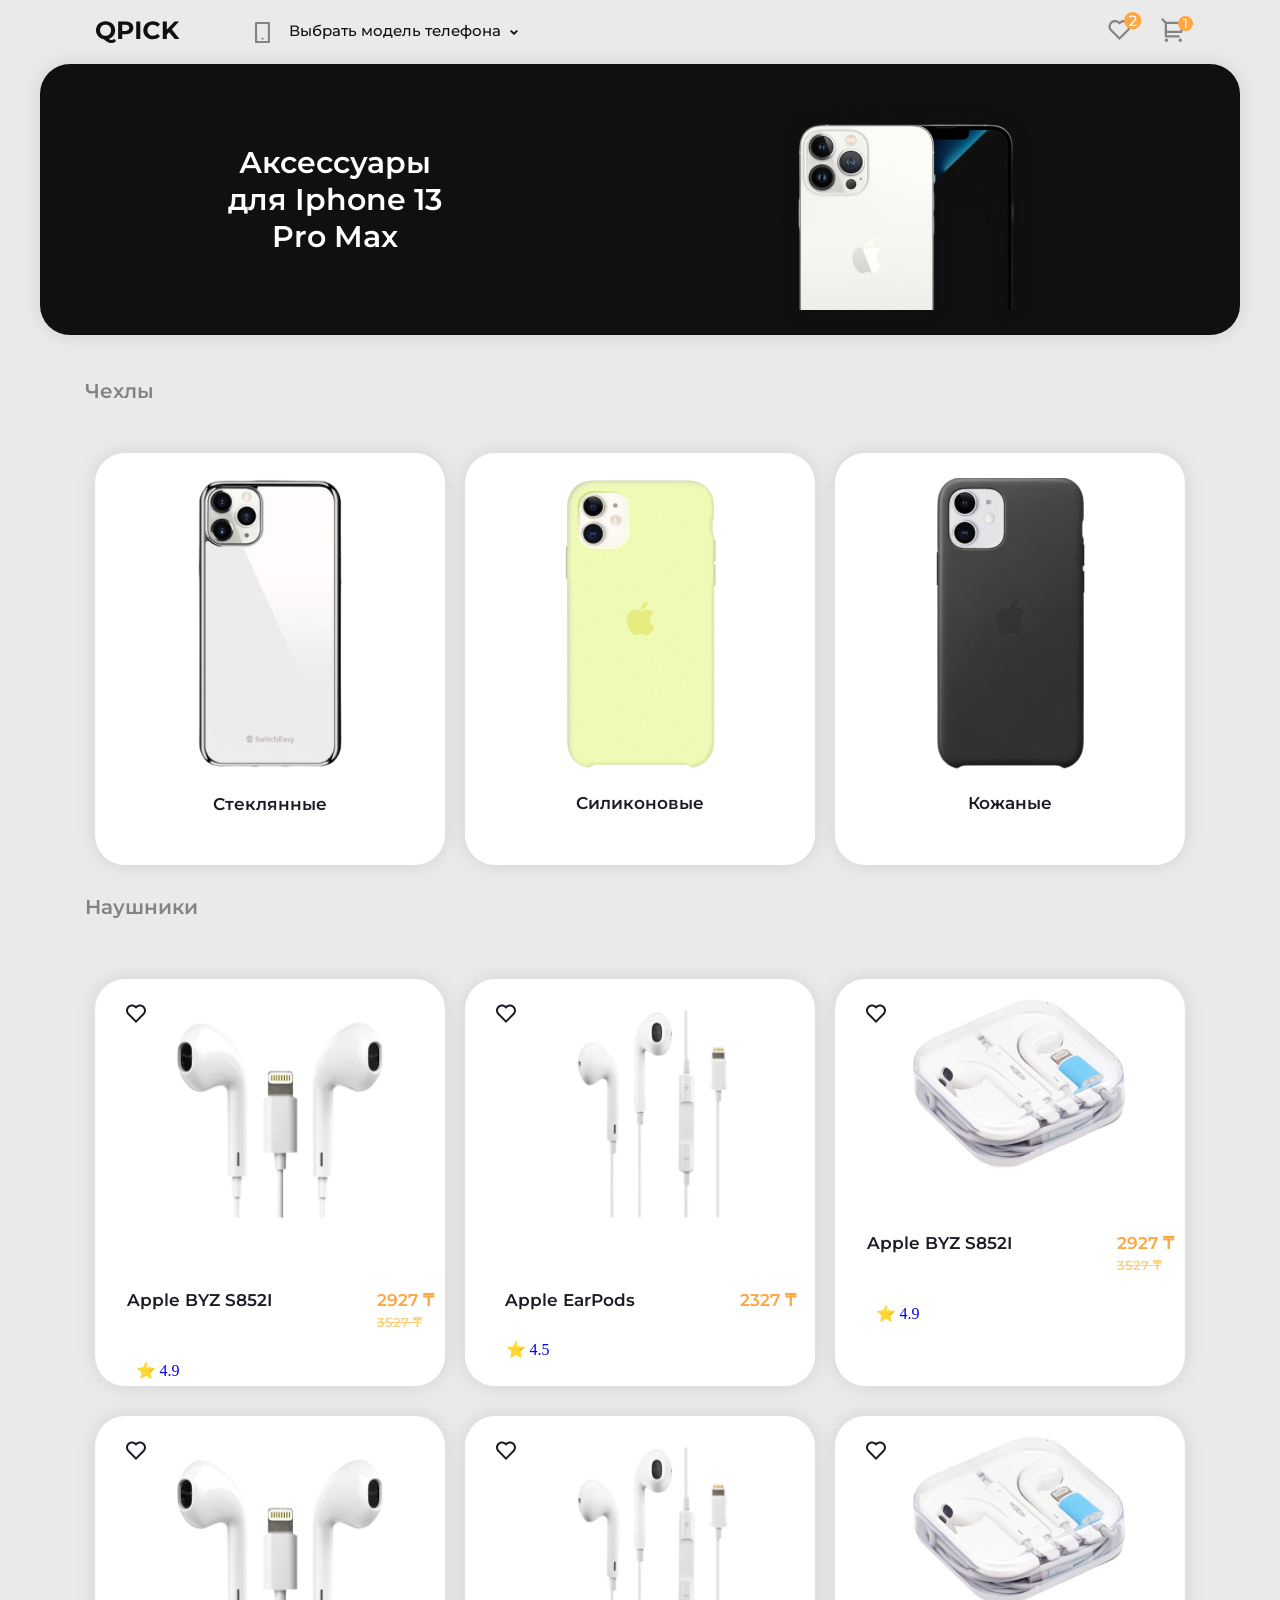
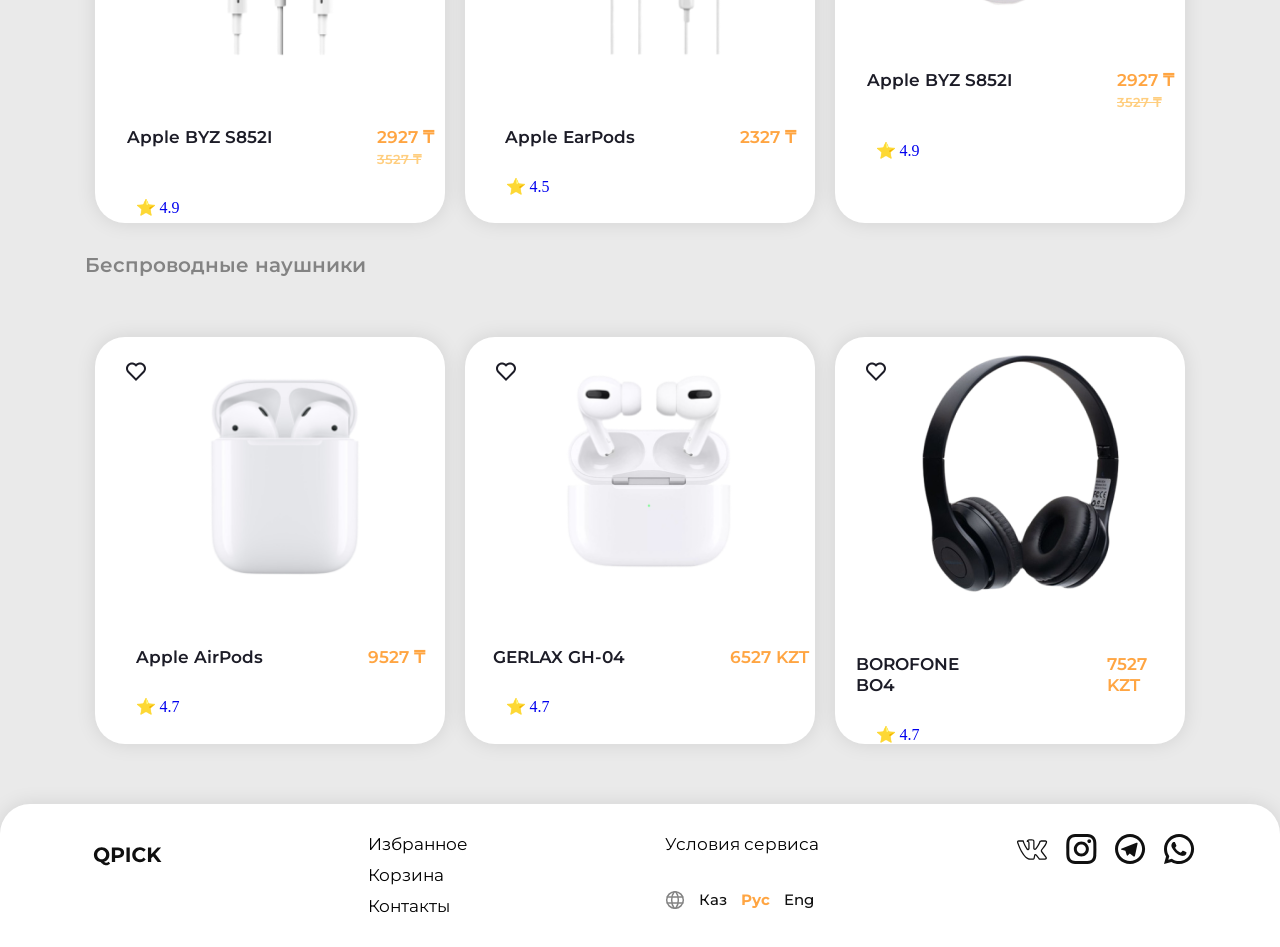
<file: index.html>
<!DOCTYPE html>
<html lang="en">

<head>
  <meta charset="UTF-8">
  <meta http-equiv="X-UA-Compatible" content="IE=edge">
  <meta name="viewport" content="width=device-width, initial-scale=1.0">
  <link rel="stylesheet" href="./css/normalise.css">
  <link rel="stylesheet" href="./css/main.css">
  <title>Mobile shop</title>
</head>

<body>
  <div class="wrapper">
    <header class="header">
      <div class="container header__container">
        <div class="header__logo-box">
          <a href="./index.html">
            <img src="./img/logo.svg" alt="site logo">
          </a>
        </div>
        <div class="header__mobile-menu">
          <a class="header__mobile-model">
            <p class="header__text">
              Выбрать модель телефона
            </p>

          </a>
        </div>
        <div class="header__link-box">
          <a class="header__link" href="./like.html">
            <img class="header__link-item" src="./img/header-like.svg" alt="like">
          </a>
          <a class="header__link" href="./basket.html">
            <img class="header__link-item header__link-item2" src="./img/korzina.svg" alt="korzinka">
          </a>
          <a class="header__link" href="./index.html">
            <img class="header__link-item header__link-item3" src="./img/menuigm.svg" alt="korzinka va like">
          </a>
        </div>
        <!-- <input class="input" id="input" hidden type="checkbox">
      <label class="label" for="input">
        <img class="like1" src="./img/like1.svg" alt="like">
        <img class="like2" src="./img/like2.svg" alt="like2">
      </label> -->
      </div>
    </header>


    <main>
      <section class="iphone">
        <div class="container iphone__container">
          <a class="iphone__link" href="./like.html">
            <p class="iphone__text">
              Аксессуары для
              Iphone 13 Pro Max
            </p>
            <div class="iphone__img-box">
              <img src="./img/iphone13-pro-max.png" alt="iPhone 13 Pro Max Aplle">
            </div>
          </a>

        </div>
      </section>

      <section class="cases">
        <div class="container cases__container">
          <h2 class="cases__title">
            Чехлы
          </h2>

          <ul class="cases__box">
            <li class="cases__page">
              <a class="cases__page-box" href="./like.html">
                <div class="cases__img-box">
                  <img class="cases__img" src="./img/cases-one.png" alt="telefon g'ilofi">
                </div>

                <h3 class="cases__text">
                  Стеклянные
                </h3>

              </a>
            </li>
            <li class="cases__page">
              <a class="cases__page-box" href="./like.html">
                <div class="cases__img-box">
                  <img class="cases__img" src="./img/cases-two.png" alt="telefon g'ilofi">
                </div>

                <h3 class="cases__text">
                  Силиконовые
                </h3>

              </a>
            </li>
            <li class="cases__page">
              <a class="cases__page-box" href="./like.html">
                <div class="cases__img-box">
                  <img class="cases__img" src="./img/cases-three.png" alt="telefon g'ilofi">
                </div>

                <h3 class="cases__text">
                  Кожаные
                </h3>

              </a>
            </li>
          </ul>

        </div>
      </section>


      <section class="headphones">
        <div class="container headphones__container">


          <h2 class="headphones__title">
            Наушники
          </h2>
          <ul class="headphones__box">
            <li class="headphones__page">

              <form class="like-form" method="post">
                <input class="input" id="input" hidden type="checkbox">
                <label class="label" for="input">
                  <img class="like1" src="./img/like1.svg" alt="like">
                  <img class="like2" src="./img/like2.svg" alt="like2">
                </label>
              </form>


              <a class="headphones__page-box" href="./basket.html">
                <div class="headphones__img-box">
                  <img src="./img/headphons-one.png" alt="quloqchin">
                </div>

                <div class="headphones__page-title-box">
                  <h3 class="headphones__page-title">
                    Apple BYZ S852I
                  </h3>
                  <p class="headphones__page-text">2927 ₸ <br><del class="headphones__page-text2">3527 ₸</del></p>
                </div>

                <div class="headphones__page-bottom">
                  <p class="headphones__page-bottom-text">⭐ 4.9</p>
                </div>

              </a>
            </li>

            <li class="headphones__page">

              <form class="like-form" method="post">
                <input class="input" id="input2" hidden type="checkbox">
                <label class="label" for="input2">
                  <img class="like1" src="./img/like1.svg" alt="like">
                  <img class="like2" src="./img/like2.svg" alt="like2">
                </label>
              </form>


              <a class="headphones__page-box" href="./basket.html">
                <div class="headphones__img-box">
                  <img src="./img/headphons-two.png" alt="quloqchin">
                </div>

                <div class="headphones__page-title-box">
                  <h3 class="headphones__page-title">
                    Apple EarPods
                  </h3>
                  <p class="headphones__page-text">2327 ₸</p>
                </div>

                <div class="headphones__page-bottom">
                  <p class="headphones__page-bottom-text">⭐ 4.5</p>
                </div>

              </a>
             
            </li>

            <li class="headphones__page">

              <form class="like-form" method="post">
                <input class="input" id="input3" hidden type="checkbox">
                <label class="label" for="input3">
                  <img class="like1" src="./img/like1.svg" alt="like">
                  <img class="like2" src="./img/like2.svg" alt="like2">
                </label>
              </form>


              <a class="headphones__page-box" href="./basket.html">
                <div class="headphones__img-box">
                  <img src="./img/headphons-three.png" alt="quloqchin">
                </div>

                <div class="headphones__page-title-box">
                  <h3 class="headphones__page-title">
                    Apple BYZ S852I
                  </h3>
                  <p class="headphones__page-text">2927 ₸ <br><del class="headphones__page-text2">3527 ₸</del></p>
                </div>

                <div class="headphones__page-bottom">
                  <p class="headphones__page-bottom-text">⭐ 4.9</p>
                </div>

              </a>
            </li>

            <li class="headphones__page">

              <form class="like-form" method="post">
                <input class="input" id="input4" hidden type="checkbox">
                <label class="label" for="input4">
                  <img class="like1" src="./img/like1.svg" alt="like">
                  <img class="like2" src="./img/like2.svg" alt="like2">
                </label>
              </form>


              <a class="headphones__page-box" href="./basket.html">
                <div class="headphones__img-box">
                  <img src="./img/headphons-one.png" alt="quloqchin">
                </div>

                <div class="headphones__page-title-box">
                  <h3 class="headphones__page-title">
                    Apple BYZ S852I
                  </h3>
                  <p class="headphones__page-text">2927 ₸ <br><del class="headphones__page-text2">3527 ₸</del></p>
                </div>

                <div class="headphones__page-bottom">
                  <p class="headphones__page-bottom-text">⭐ 4.9</p>
                </div>

              </a>
            </li>

            <li class="headphones__page">

              <form class="like-form" method="post">
                <input class="input" id="input5" hidden type="checkbox">
                <label class="label" for="input5">
                  <img class="like1" src="./img/like1.svg" alt="like">
                  <img class="like2" src="./img/like2.svg" alt="like2">
                </label>
              </form>


              <a class="headphones__page-box" href="./basket.html">
                <div class="headphones__img-box">
                  <img src="./img/headphons-two.png" alt="quloqchin">
                </div>

                <div class="headphones__page-title-box">
                  <h3 class="headphones__page-title">
                    Apple EarPods
                  </h3>
                  <p class="headphones__page-text">2327 ₸</p>
                </div>

                <div class="headphones__page-bottom">
                  <p class="headphones__page-bottom-text">⭐ 4.5</p>
                </div>

              </a>
            </li>

            <li class="headphones__page">

              <form class="like-form" method="post">
                <input class="input" id="input6" hidden type="checkbox">
                <label class="label" for="input6">
                  <img class="like1" src="./img/like1.svg" alt="like">
                  <img class="like2" src="./img/like2.svg" alt="like2">
                </label>
              </form>


              <a class="headphones__page-box" href="./basket.html">
                <div class="headphones__img-box">
                  <img src="./img/headphons-three.png" alt="quloqchin">
                </div>

                <div class="headphones__page-title-box">
                  <h3 class="headphones__page-title">
                    Apple BYZ S852I
                  </h3>
                  <p class="headphones__page-text">2927 ₸ <br><del class="headphones__page-text2">3527 ₸</del></p>
                </div>

                <div class="headphones__page-bottom">
                  <p class="headphones__page-bottom-text">⭐ 4.9</p>
                </div>

              </a>
            </li>
          </ul>
        </div>
      </section>

      <section class="wireless-headphones headphones">
        <div class="container headphones__container">


          <h2 class="headphones__title">
            Беспроводные наушники
          </h2>
          <ul class="headphones__box wireless__headphones-box">
            <li class="headphones__page">

              <form class="like-form" method="post">
                <input class="input" id="input7" hidden type="checkbox">
                <label class="label" for="input7">
                  <img class="like1" src="./img/like1.svg" alt="like">
                  <img class="like2" src="./img/like2.svg" alt="like2">
                </label>
              </form>


              <a class="headphones__page-box" href="./basket.html">
                <div class="headphones__img-box">
                  <img src="./img/Wireless-headphonesimg1.png" alt="quloqchin">
                </div>

                <div class="headphones__page-title-box">
                  <h3 class="headphones__page-title">
                    Apple AirPods
                  </h3>
                  <p class="headphones__page-text">9527 ₸<br></p>
                </div>

                <div class="headphones__page-bottom">
                  <p class="headphones__page-bottom-text">⭐ 4.7</p>
                </div>

              </a>
            </li>

            <li class="headphones__page">

              <form class="like-form" method="post">
                <input class="input" id="input8" hidden type="checkbox">
                <label class="label" for="input8">
                  <img class="like1" src="./img/like1.svg" alt="like">
                  <img class="like2" src="./img/like2.svg" alt="like2">
                </label>
              </form>


              <a class="headphones__page-box" href="./basket.html">
                <div class="headphones__img-box">
                  <img src="./img/Wireless-headphonesimg2.png" alt="quloqchin">
                </div>

                <div class="headphones__page-title-box">
                  <h3 class="headphones__page-title">
                    GERLAX GH-04
                  </h3>
                  <p class="headphones__page-text">6527 KZT</p>
                </div>

                <div class="headphones__page-bottom">
                  <p class="headphones__page-bottom-text">⭐ 4.7</p>
                </div>

              </a>
            </li>

            <li class="headphones__page">

              <form class="like-form" method="post">
                <input class="input" id="input9" hidden type="checkbox">
                <label class="label" for="input9">
                  <img class="like1" src="./img/like1.svg" alt="like">
                  <img class="like2" src="./img/like2.svg" alt="like2">
                </label>
              </form>


              <a class="headphones__page-box" href="./basket.html">
                <div class="headphones__img-box">
                  <img src="./img/Wireless-headphonesimg3.png" alt="quloqchin">
                </div>

                <div class="headphones__page-title-box">
                  <h3 class="headphones__page-title">
                    BOROFONE BO4
                  </h3>
                  <p class="headphones__page-text">7527 KZT</p>
                </div>

                <div class="headphones__page-bottom">
                  <p class="headphones__page-bottom-text">⭐ 4.7</p>
                </div>

              </a>
            </li>

          </ul>
        </div>
      </section>

      
    </main>
  </div>


  <footer class="footer">
    <div class="container footer__container">
      <div class="footer__logo-box">
        <a href="./index.html">
          <img src="./img/logo.svg" alt="site logo">
        </a>
      </div>

      <nav class="footer__site-navigation">
        <ul class="footer__menu-box">
          <li class="footer__menu footer__menu1"><a href="./index.html" class="footer__menu-link">Избранное</a></li>
          <li class="footer__menu footer__menu2"><a href="./basket.html" class="footer__menu-link">Корзина</a></li>
          <li class="footer__menu footer__menu3"><a href="./like.html" class="footer__menu-link">Контакты</a></li>
        </ul>
      </nav>

      <div class="footer__lan">
        <h3 class="footer__lan-title">Условия сервиса</h3>
        <div class="footer__language">
          <a class="footer__lan-link" href="#">Каз</a>
          <a class="footer__lan-link2" href="#">Рус</a>
          <a class="footer__lan-link" href="#">Eng</a>
        </div>
      </div>


      <div class="footer__company">
        <ul class="footer__company-box">
          <li class="footer__company-item"><a href="#" class="footer__company-link"><img src="./img/vk.svg"
                alt="vk logo"></a></li>
          <li class="footer__company-item"><a href="#" class="footer__company-link"><img src="./img/instagram.svg"
                alt="instagram logo"></a></li>
          <li class="footer__company-item"><a href="#" class="footer__company-link"><img src="./img/telegram.svg"
                alt="telegram logo"></a></li>
          <li class="footer__company-item"><a href="#" class="footer__company-link"><img src="./img/whatsapp.svg"
                alt="whatsapp logo"></a></li>
        </ul>
      </div>

    </div>
  </footer>


</body>

</html>
</file>
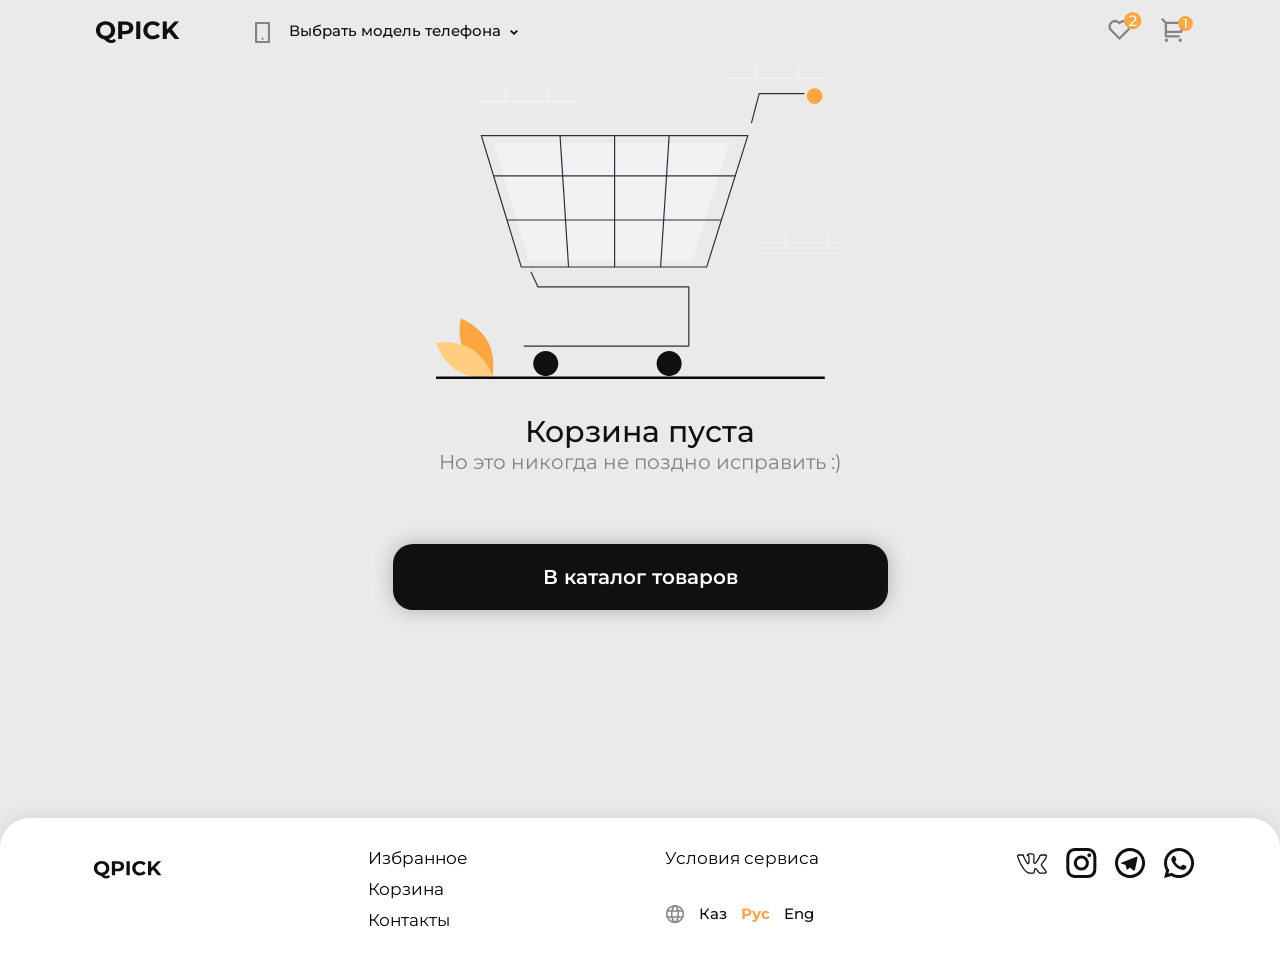
<file: _basket.html>
<!DOCTYPE html>
<html lang="en">

<head>
  <meta charset="UTF-8">
  <meta http-equiv="X-UA-Compatible" content="IE=edge">
  <meta name="viewport" content="width=device-width, initial-scale=1.0">
  <link rel="stylesheet" href="./css/normalise.css">
  <link rel="stylesheet" href="./css/main.css">
  <title>Mobile shop</title>
</head>

<body>


  <div class="wrapper">
    <header class="header">
      <div class="container header__container">
        <div class="header__logo-box">
          <a href="./index.html">
            <img src="./img/logo.svg" alt="site logo">
          </a>
        </div>
        <div class="header__mobile-menu">
          <a class="header__mobile-model">
            <p class="header__text">
              Выбрать модель телефона
            </p>

          </a>
        </div>
        <div class="header__link-box">
          <a class="header__link" href="./like.html">
            <img class="header__link-item" src="./img/header-like.svg" alt="like">
          </a>
          <a class="header__link" href="./basket.html">
            <img class="header__link-item header__link-item2" src="./img/korzina.svg" alt="korzinka">
          </a>
          <a class="header__link" href="./index.html">
            <img class="header__link-item header__link-item3" src="./img/menuigm.svg" alt="korzinka va like">
          </a>
        </div>
        <!-- <input class="input" id="input" hidden type="checkbox">
      <label class="label" for="input">
        <img class="like1" src="./img/like1.svg" alt="like">
        <img class="like2" src="./img/like2.svg" alt="like2">
      </label> -->
      </div>
    </header>




    <main class="basket">
      <div class="container basket__container">
        <div class="basket__img-box">
          <img src="./img/basket.svg" alt="savat">
        </div>
        <h2 class="basket__title">
          Корзина пуста
        </h2>
        <p class="basket__text">
          Но это никогда не поздно исправить :)
        </p>
        <a class="basket__btn" href="./index.html">
          В каталог товаров
        </a>
      </div>
    </main>


  </div>



  <footer class="footer">
    <div class="container footer__container">
      <div class="footer__logo-box">
        <a href="./index.html">
          <img src="./img/logo.svg" alt="site logo">
        </a>
      </div>

      <nav class="footer__site-navigation">
        <ul class="footer__menu-box">
          <li class="footer__menu footer__menu1"><a href="./index.html" class="footer__menu-link">Избранное</a></li>
          <li class="footer__menu footer__menu2"><a href="./basket.html" class="footer__menu-link">Корзина</a></li>
          <li class="footer__menu footer__menu3"><a href="./like.html" class="footer__menu-link">Контакты</a></li>
        </ul>
      </nav>

      <div class="footer__lan">
        <h3 class="footer__lan-title">Условия сервиса</h3>
        <div class="footer__language">
          <a class="footer__lan-link" href="#">Каз</a>
          <a class="footer__lan-link2" href="#">Рус</a>
          <a class="footer__lan-link" href="#">Eng</a>
        </div>
      </div>


      <div class="footer__company">
        <ul class="footer__company-box">
          <li class="footer__company-item"><a href="#" class="footer__company-link"><img src="./img/vk.svg"
                alt="vk logo"></a></li>
          <li class="footer__company-item"><a href="#" class="footer__company-link"><img src="./img/instagram.svg"
                alt="instagram logo"></a></li>
          <li class="footer__company-item"><a href="#" class="footer__company-link"><img src="./img/telegram.svg"
                alt="telegram logo"></a></li>
          <li class="footer__company-item"><a href="#" class="footer__company-link"><img src="./img/whatsapp.svg"
                alt="whatsapp logo"></a></li>
        </ul>
      </div>

    </div>
  </footer>


</body>

</html>
</file>
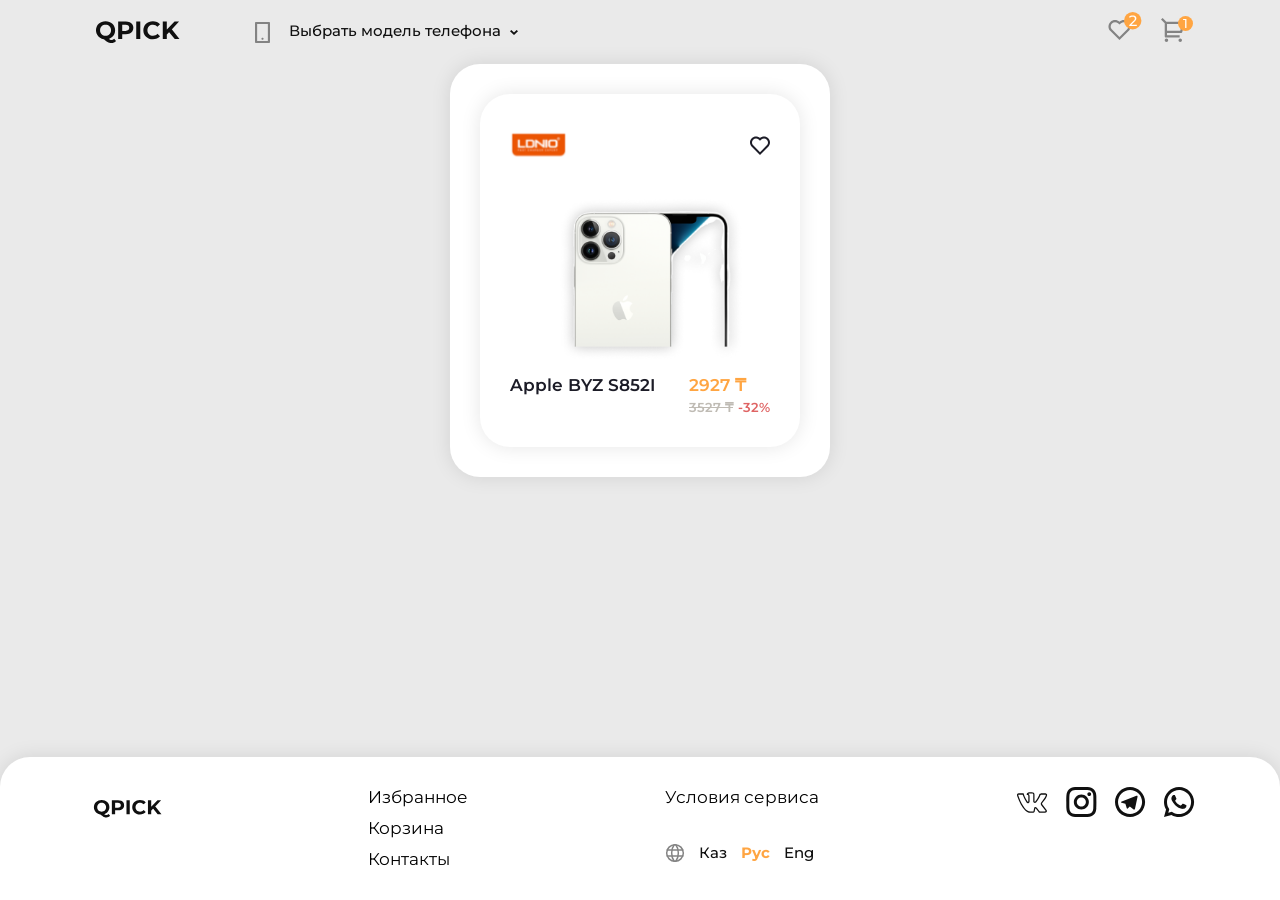
<file: _like.html>
<!DOCTYPE html>
<html lang="en">

<head>
  <meta charset="UTF-8">
  <meta http-equiv="X-UA-Compatible" content="IE=edge">
  <meta name="viewport" content="width=device-width, initial-scale=1.0">
  <link rel="stylesheet" href="./css/normalise.css">
  <link rel="stylesheet" href="./css/main.css">
  <title>Mobile shop</title>
</head>

<body>


  <div class="wrapper">
    <header class="header">
      <div class="container header__container">
        <div class="header__logo-box">
          <a href="./index.html">
            <img src="./img/logo.svg" alt="site logo">
          </a>
        </div>
        <div class="header__mobile-menu">
          <a class="header__mobile-model">
            <p class="header__text">
              Выбрать модель телефона
            </p>

          </a>
        </div>
        <div class="header__link-box">
          <a class="header__link" href="./like.html">
            <img class="header__link-item" src="./img/header-like.svg" alt="like">
          </a>
          <a class="header__link" href="./basket.html">
            <img class="header__link-item header__link-item2" src="./img/korzina.svg" alt="korzinka">
          </a>
          <a class="header__link" href="./index.html">
            <img class="header__link-item header__link-item3" src="./img/menuigm.svg" alt="like">
          </a>
        </div>
        <!-- <input class="input" id="input" hidden type="checkbox">
      <label class="label" for="input">
        <img class="like1" src="./img/like1.svg" alt="like">
        <img class="like2" src="./img/like2.svg" alt="like2">
      </label> -->
      </div>
    </header>




    <main class="like">

      <div class="container like__container">
        <div class="like__page">

          <form method="post">
            <input class="input1" id="input11" hidden type="checkbox">
            <label class="label1" for="input11">
              <img class="like3" src="./img/like1.svg" alt="like">
              <img class="like4" src="./img/like2.svg" alt="like2">
            </label>


          </form>
          <div class="like__page">
            <div class="like__logo-img-box">
              <img src="./img/lonio.svg" alt="lonio logo">
            </div>

            <div>


              <a class="like__page-box" href="./basket.html">

                <div class="like__img-box">
                  <img src="./img/iphone13-pro-max.png" alt="iPhone 13 Pro Max">
                </div>

                <div class="like__page-title-box">
                  <h3 class="like__page-title">
                    Apple BYZ S852I
                  </h3>
                  <p class="like__page-text">2927 ₸ <br><del class="like__page-text2">3527 ₸</del> <span
                      class="like__span">-32%</span></p>
                </div>



              </a>
            </div>
          </div>



        </div>

      </div>


    </main>


  </div>



  <footer class="footer">
    <div class="container footer__container">
      <div class="footer__logo-box">
        <img src="./img/logo.svg" alt="site logo">
      </div>

      <nav class="footer__site-navigation">
        <ul class="footer__menu-box">
          <li class="footer__menu footer__menu1"><a href="#" class="footer__menu-link">Избранное</a></li>
          <li class="footer__menu footer__menu2"><a href="#" class="footer__menu-link">Корзина</a></li>
          <li class="footer__menu footer__menu3"><a href="#" class="footer__menu-link">Контакты</a></li>
        </ul>
      </nav>

      <div class="footer__lan">
        <h3 class="footer__lan-title">Условия сервиса</h3>
        <div class="footer__language">
          <a class="footer__lan-link" href="#">Каз</a>
          <a class="footer__lan-link2" href="#">Рус</a>
          <a class="footer__lan-link" href="#">Eng</a>
        </div>
      </div>


      <div class="footer__company">
        <ul class="footer__company-box">
          <li class="footer__company-item"><a href="#" class="footer__company-link"><img src="./img/vk.svg"
                alt="vk logo"></a></li>
          <li class="footer__company-item"><a href="#" class="footer__company-link"><img src="./img/instagram.svg"
                alt="instagram logo"></a></li>
          <li class="footer__company-item"><a href="#" class="footer__company-link"><img src="./img/telegram.svg"
                alt="telegram logo"></a></li>
          <li class="footer__company-item"><a href="#" class="footer__company-link"><img src="./img/whatsapp.svg"
                alt="whatsapp logo"></a></li>
        </ul>
      </div>

    </div>
  </footer>


</body>

</html>
</file>
<file: css/main.css>
/* montserrat-regular - latin_cyrillic */
@font-face {
  font-family: "Montserrat";
  font-style: normal;
  font-weight: 400;
  src: url("../fonts/montserrat-v25-latin_cyrillic-regular.woff2") format("woff2"), url("../fonts/montserrat-v25-latin_cyrillic-regular.woff") format("woff"); /* Chrome 6+, Firefox 3.6+, IE 9+, Safari 5.1+ */
}
/* montserrat-500 - latin_cyrillic */
@font-face {
  font-family: "Montserrat";
  font-style: normal;
  font-weight: 500;
  src: url("../fonts/montserrat-v25-latin_cyrillic-500.woff2") format("woff2"), url("../fonts/montserrat-v25-latin_cyrillic-500.woff") format("woff"); /* Chrome 6+, Firefox 3.6+, IE 9+, Safari 5.1+ */
}
/* montserrat-600 - latin_cyrillic */
@font-face {
  font-family: "Montserrat";
  font-style: normal;
  font-weight: 600;
  src: url("../fonts/montserrat-v25-latin_cyrillic-600.woff2") format("woff2"), url("../fonts/montserrat-v25-latin_cyrillic-600.woff") format("woff"); /* Chrome 6+, Firefox 3.6+, IE 9+, Safari 5.1+ */
}
/* montserrat-700 - latin_cyrillic */
@font-face {
  font-family: "Montserrat";
  font-style: normal;
  font-weight: 700;
  src: url("../fonts/montserrat-v25-latin_cyrillic-700.woff2") format("woff2"), url("../fonts/montserrat-v25-latin_cyrillic-700.woff") format("woff"); /* Chrome 6+, Firefox 3.6+, IE 9+, Safari 5.1+ */
}
/* manrope-600 - latin_cyrillic */
@font-face {
  font-family: "Manrope";
  font-style: normal;
  font-weight: 600;
  src: url("../fonts/manrope-v13-latin_cyrillic-600.woff2") format("woff2"), url("../fonts/manrope-v13-latin_cyrillic-600.woff") format("woff"); /* Chrome 6+, Firefox 3.6+, IE 9+, Safari 5.1+ */
}
html {
  -webkit-box-sizing: border-box;
          box-sizing: border-box;
  scroll-behavior: smooth;
}

*,
*::before,
*::after {
  -webkit-box-sizing: inherit;
          box-sizing: inherit;
}

body {
  margin: 0;
  background-color: #EAEAEA;
  display: -webkit-box;
  display: -ms-flexbox;
  display: flex;
  -webkit-box-orient: vertical;
  -webkit-box-direction: normal;
      -ms-flex-direction: column;
          flex-direction: column;
  -webkit-box-pack: justify;
      -ms-flex-pack: justify;
          justify-content: space-between;
  height: 100vh;
}

h1, h2, h3, h4, h5, h6, p {
  margin: 0;
}

ul, ol {
  list-style: none;
  margin: 0;
  padding: 0;
}

a {
  display: inline-block;
  text-decoration: none;
}

img {
  width: 100%;
  height: auto;
}

.container {
  max-width: 1200px;
  width: 100%;
  margin-left: auto;
  margin-right: auto;
  padding-left: 45px;
  padding-right: 45px;
}

.header__text {
  font-family: "Montserrat";
  font-weight: 500;
  font-size: 15px;
  line-height: 18px;
  color: #101010;
  margin-left: 65px;
}

.header__logo-box {
  max-width: 105px;
}

.header__container {
  display: -webkit-box;
  display: -ms-flexbox;
  display: flex;
  -webkit-box-align: center;
      -ms-flex-align: center;
          align-items: center;
}

.header__text::before {
  content: "";
  background-repeat: no-repeat;
  background-image: url("../img/menu-img.svg");
  display: inline-block;
  width: 15px;
  height: 21px;
  vertical-align: middle;
  margin-right: 15px;
}

.header__text::after {
  content: "";
  background-repeat: no-repeat;
  background-image: url("../img/menu.svg");
  display: inline-block;
  width: 8px;
  height: 5px;
  vertical-align: middle;
  margin-left: 5px;
}

.header__link-box {
  margin-left: auto;
  display: -webkit-box;
  display: -ms-flexbox;
  display: flex;
  -webkit-box-align: center;
      -ms-flex-align: center;
          align-items: center;
}

.header__link-item3 {
  display: none;
}

@media only screen and (max-width: 650px) {
  .header__text {
    display: none;
  }
  .header__link-item2 {
    display: none;
  }
  .header__link-item3 {
    display: inline-block;
  }
  .header__logo-box {
    max-width: 85px;
  }
}
.iphone__container {
  background-color: #101010;
  -webkit-box-shadow: 0px 0px 20px rgba(0, 0, 0, 0.1);
          box-shadow: 0px 0px 20px rgba(0, 0, 0, 0.1);
  border-radius: 30px;
}

.iphone__text {
  font-family: "Montserrat";
  font-style: normal;
  font-weight: 600;
  font-size: 30px;
  line-height: 37px;
  text-align: center;
  color: #FFFFFF;
  margin-top: auto;
  margin-bottom: auto;
  max-width: 252px;
}

.iphone__link {
  display: -webkit-box;
  display: -ms-flexbox;
  display: flex;
  -ms-flex-wrap: wrap;
      flex-wrap: wrap;
  -ms-flex-pack: distribute;
      justify-content: space-around;
  text-align: center;
}

@media only screen and (max-width: 600px) {
  .iphone__text {
    font-size: 20px;
    line-height: 24px;
  }
}
.cases {
  margin-top: 44px;
}

.cases__title {
  font-family: "Montserrat";
  font-weight: 600;
  font-size: 20px;
  line-height: 24px;
  color: #838383;
  margin-bottom: 20px;
}

.cases__img-box {
  max-width: 151px;
  margin-top: 25px;
  margin-bottom: 20px;
}

.cases__page {
  background-color: #FFFFFF;
  -webkit-box-shadow: 0px 0px 20px rgba(0, 0, 0, 0.1);
          box-shadow: 0px 0px 20px rgba(0, 0, 0, 0.1);
  border-radius: 30px;
  width: 350px;
  margin-top: 30px;
}

.cases__text {
  font-family: "Montserrat";
  font-weight: 600;
  font-size: 17px;
  line-height: 21px;
  color: #1C1C27;
  margin-bottom: 50px;
}

.cases__page-box {
  display: -webkit-box;
  display: -ms-flexbox;
  display: flex;
  -webkit-box-orient: vertical;
  -webkit-box-direction: normal;
      -ms-flex-direction: column;
          flex-direction: column;
  -webkit-box-align: center;
      -ms-flex-align: center;
          align-items: center;
  -webkit-box-pack: center;
      -ms-flex-pack: center;
          justify-content: center;
}

.cases__box {
  display: -webkit-box;
  display: -ms-flexbox;
  display: flex;
  -ms-flex-pack: distribute;
      justify-content: space-around;
  -ms-flex-wrap: wrap;
      flex-wrap: wrap;
}

.headphones {
  margin-top: 30px;
}

.headphones__img-box {
  max-width: 219px;
}

.headphones__title {
  font-family: "Montserrat";
  font-weight: 600;
  font-size: 20px;
  line-height: 24px;
  color: #838383;
  margin-top: 30px;
  margin-bottom: 30px;
}

.headphones__page {
  width: 350px;
  background-color: #FFFFFF;
  -webkit-box-shadow: 0px 0px 20px rgba(0, 0, 0, 0.1);
          box-shadow: 0px 0px 20px rgba(0, 0, 0, 0.1);
  border-radius: 30px;
  position: relative;
}

.headphones__page-title-box {
  display: -webkit-box;
  display: -ms-flexbox;
  display: flex;
  -webkit-box-pack: justify;
      -ms-flex-pack: justify;
          justify-content: space-between;
}

.headphones__page-box {
  display: -webkit-box;
  display: -ms-flexbox;
  display: flex;
  -webkit-box-orient: vertical;
  -webkit-box-direction: normal;
      -ms-flex-direction: column;
          flex-direction: column;
  -webkit-box-align: center;
      -ms-flex-align: center;
          align-items: center;
}

.headphones__page-title {
  margin-right: auto;
  font-family: "Montserrat";
  font-weight: 600;
  font-size: 17px;
  line-height: 21px;
  color: #1C1C27;
}

.headphones__page-text {
  margin-left: 105px;
  font-family: "Montserrat";
  font-weight: 600;
  font-size: 17px;
  line-height: 21px;
  color: #FFA542;
}

.headphones__page-title-box {
  margin-top: 55px;
  margin-bottom: 30px;
}

.headphones__page-bottom-text {
  margin-left: -145px;
}

.headphones__page-text2 {
  font-family: "Montserrat";
  font-weight: 600;
  font-size: 13px;
  line-height: 16px;
  -webkit-text-decoration-line: line-through;
          text-decoration-line: line-through;
  color: #FFCE7F;
}

.like1 {
  position: absolute;
  top: 10px;
  left: 10px;
  width: 20px;
  height: 20px;
  z-index: 5;
}

.like2 {
  display: none;
  z-index: 5;
}

.label {
  position: relative;
}

.input:checked + .label .like1 {
  display: none;
}
.input:checked + .label .like2 {
  display: inline-block;
  position: absolute;
  top: 10px;
  left: 10px;
  width: 20px;
  height: 20px;
  -webkit-animation-name: likee;
          animation-name: likee;
  -webkit-animation-duration: 0.8s;
          animation-duration: 0.8s;
  -webkit-animation-iteration-count: 1;
          animation-iteration-count: 1;
}
.input:checked + .label .like-form {
  z-index: 2;
}

@-webkit-keyframes likee {
  0% {
    -webkit-transform: rotate(0deg);
            transform: rotate(0deg);
  }
  50% {
    width: 60px;
    height: 60px;
  }
  100% {
    -webkit-transform: rotate(360deg);
            transform: rotate(360deg);
  }
}

@keyframes likee {
  0% {
    -webkit-transform: rotate(0deg);
            transform: rotate(0deg);
  }
  50% {
    width: 60px;
    height: 60px;
  }
  100% {
    -webkit-transform: rotate(360deg);
            transform: rotate(360deg);
  }
}
.headphones__page {
  padding: 15px 0 32px 21px;
  height: 407px;
  margin-top: 30px;
}

.headphones__box {
  display: -webkit-box;
  display: -ms-flexbox;
  display: flex;
  -webkit-box-align: center;
      -ms-flex-align: center;
          align-items: center;
  -ms-flex-wrap: wrap;
      flex-wrap: wrap;
  -ms-flex-pack: distribute;
      justify-content: space-around;
}

@media only screen and (max-width: 789px) {
  .headphones__box {
    display: -webkit-box;
    display: -ms-flexbox;
    display: flex;
  }
  .headphones__page-title-box {
    margin-top: 0;
  }
}
.footer {
  margin-top: 60px;
  background-color: #FFFFFF;
  -webkit-box-shadow: 0px 0px 20px rgba(0, 0, 0, 0.1);
          box-shadow: 0px 0px 20px rgba(0, 0, 0, 0.1);
  border-radius: 30px 30px 0px 0px;
  padding: 30px;
}

.footer__logo-box {
  max-width: 85px;
  height: 30px;
}

.footer__menu-link,
.footer__lan-title {
  display: inline-block;
  font-family: "Montserrat";
  font-weight: 400;
  font-size: 17px;
  line-height: 21px;
  color: #000000;
}

.footer__container {
  display: -webkit-box;
  display: -ms-flexbox;
  display: flex;
  -webkit-box-pack: justify;
      -ms-flex-pack: justify;
          justify-content: space-between;
  -webkit-box-align: top;
      -ms-flex-align: top;
          align-items: top;
}

.footer__lan-link {
  font-family: "Montserrat";
  font-weight: 500;
  font-size: 15px;
  line-height: 18px;
  color: #101010;
  margin-left: 10px;
}

.footer__lan-link2 {
  font-family: "Montserrat";
  font-weight: 700;
  font-size: 15px;
  line-height: 18px;
  color: #FFA542;
  margin-left: 10px;
}

.footer__language::before {
  content: "";
  display: inline-block;
  background-repeat: no-repeat;
  background-image: url("../../img/lan-img.svg");
  width: 20px;
  height: 23px;
  vertical-align: middle;
}

.footer__language {
  margin-top: 35px;
}

.footer__company-box {
  display: -webkit-box;
  display: -ms-flexbox;
  display: flex;
  -webkit-box-align: center;
      -ms-flex-align: center;
          align-items: center;
}

.footer__company-item + .footer__company-item {
  margin-left: 18px;
}

.footer__menu2, .footer__menu3 {
  margin-top: 10px;
}

@media only screen and (max-width: 900px) {
  .footer__container {
    display: -webkit-box;
    display: -ms-flexbox;
    display: flex;
    -ms-flex-wrap: wrap;
        flex-wrap: wrap;
    -webkit-box-align: center;
        -ms-flex-align: center;
            align-items: center;
    -ms-flex-pack: distribute;
        justify-content: space-around;
  }
  .footer__company {
    margin-top: 30px;
  }
  .footer__lan {
    margin-left: 20px;
    margin-top: 20px;
  }
}
@media only screen and (max-width: 400px) {
  .footer__container {
    -webkit-box-orient: vertical;
    -webkit-box-direction: normal;
        -ms-flex-direction: column;
            flex-direction: column;
    text-align: center;
  }
  .footer__lan {
    margin: 0;
    margin-top: 20px;
  }
  .footer__company {
    margin: 0;
  }
  .footer__site-navigation {
    margin-top: 20px;
  }
  .footer__company {
    margin-top: 20px;
  }
}
.like__span {
  font-family: "Montserrat";
  font-weight: 600;
  font-size: 13px;
  line-height: 16px;
  color: #DF6464;
  display: inline-block;
}

.like__logo-img-box {
  width: 57px;
}

.like__page {
  padding: 30px;
  background-color: #fff;
  -webkit-box-shadow: 0px 0px 20px rgba(0, 0, 0, 0.1);
          box-shadow: 0px 0px 20px rgba(0, 0, 0, 0.1);
  border-radius: 30px;
  max-width: 380px;
}

.like__container {
  display: -webkit-box;
  display: -ms-flexbox;
  display: flex;
  -webkit-box-orient: vertical;
  -webkit-box-direction: normal;
      -ms-flex-direction: column;
          flex-direction: column;
  -webkit-box-align: center;
      -ms-flex-align: center;
          align-items: center;
}

.like__page-title-box {
  display: -webkit-box;
  display: -ms-flexbox;
  display: flex;
  -webkit-box-pack: justify;
      -ms-flex-pack: justify;
          justify-content: space-between;
}

.like__page-text {
  font-family: "Montserrat";
  font-weight: 600;
  font-size: 17px;
  line-height: 21px;
  color: #FFA542;
}

.like__page-text2 {
  font-family: "Montserrat";
  font-weight: 600;
  font-size: 13px;
  line-height: 16px;
  color: #BFBBB4;
}

.like__page-title {
  font-family: "Montserrat";
  font-weight: 600;
  font-size: 17px;
  line-height: 21px;
  color: #1C1C27;
}

.like__page-title-box {
  margin-top: 10px;
}

.like3 {
  position: absolute;
  top: 42px;
  left: 270px;
  width: 20px;
  height: 20px;
}

.like4 {
  display: none;
}

.label1 {
  position: relative;
}

.input1:checked + .label1 .like3 {
  display: none;
}
.input1:checked + .label1 .like4 {
  display: inline-block;
  position: absolute;
  top: 42px;
  left: 270px;
  width: 20px;
  height: 20px;
  -webkit-animation-name: like;
          animation-name: like;
  -webkit-animation-duration: 0.8s;
          animation-duration: 0.8s;
  -webkit-animation-iteration-count: 1;
          animation-iteration-count: 1;
}

@-webkit-keyframes like {
  0% {
    -webkit-transform: rotate(0deg);
            transform: rotate(0deg);
  }
  50% {
    width: 60px;
    height: 60px;
  }
  100% {
    -webkit-transform: rotate(360deg);
            transform: rotate(360deg);
  }
}

@keyframes like {
  0% {
    -webkit-transform: rotate(0deg);
            transform: rotate(0deg);
  }
  50% {
    width: 60px;
    height: 60px;
  }
  100% {
    -webkit-transform: rotate(360deg);
            transform: rotate(360deg);
  }
}
.basket__img-box {
  max-width: 409px;
}

.basket__container {
  display: -webkit-box;
  display: -ms-flexbox;
  display: flex;
  -webkit-box-orient: vertical;
  -webkit-box-direction: normal;
      -ms-flex-direction: column;
          flex-direction: column;
  -webkit-box-align: center;
      -ms-flex-align: center;
          align-items: center;
}

.basket__title {
  font-family: "Montserrat";
  font-weight: 500;
  font-size: 30px;
  line-height: 37px;
  color: #101010;
  margin-top: 30px;
}

.basket__text {
  font-family: "Montserrat";
  font-weight: 400;
  font-size: 20px;
  line-height: 24px;
  color: #838383;
}

.basket__btn {
  font-family: "Montserrat";
  font-weight: 600;
  font-size: 20px;
  line-height: 24px;
  text-align: center;
  color: #FFFFFF;
  background-color: #101010;
  -webkit-box-shadow: 0px 0px 20px rgba(0, 0, 0, 0.25);
          box-shadow: 0px 0px 20px rgba(0, 0, 0, 0.25);
  border-radius: 20px;
  padding: 21px 150px;
  margin-top: 70px;
  margin-bottom: 148px;
}

@media only screen and (max-width: 500px) {
  .basket__container {
    text-align: center;
  }
  .basket__title {
    font-weight: 500;
    font-size: 20px;
    line-height: 24px;
  }
  .basket__text {
    font-weight: 500;
    font-size: 20px;
    line-height: 24px;
    margin-top: 20px;
  }
  .basket__btn {
    padding: 15px 70px;
  }
}
@media only screen and (max-width: 410px) {
  .basket__btn {
    padding: 10px 50px;
  }
}
.like__span {
  font-family: "Montserrat";
  font-weight: 600;
  font-size: 13px;
  line-height: 16px;
  color: #DF6464;
  display: inline-block;
}

.like__logo-img-box {
  width: 57px;
}

.like__page {
  padding: 30px;
  background-color: #fff;
  -webkit-box-shadow: 0px 0px 20px rgba(0, 0, 0, 0.1);
          box-shadow: 0px 0px 20px rgba(0, 0, 0, 0.1);
  border-radius: 30px;
  max-width: 380px;
}

.like__container {
  display: -webkit-box;
  display: -ms-flexbox;
  display: flex;
  -webkit-box-orient: vertical;
  -webkit-box-direction: normal;
      -ms-flex-direction: column;
          flex-direction: column;
  -webkit-box-align: center;
      -ms-flex-align: center;
          align-items: center;
}

.like__page-title-box {
  display: -webkit-box;
  display: -ms-flexbox;
  display: flex;
  -webkit-box-pack: justify;
      -ms-flex-pack: justify;
          justify-content: space-between;
}

.like__page-text {
  font-family: "Montserrat";
  font-weight: 600;
  font-size: 17px;
  line-height: 21px;
  color: #FFA542;
}

.like__page-text2 {
  font-family: "Montserrat";
  font-weight: 600;
  font-size: 13px;
  line-height: 16px;
  color: #BFBBB4;
}

.like__page-title {
  font-family: "Montserrat";
  font-weight: 600;
  font-size: 17px;
  line-height: 21px;
  color: #1C1C27;
}

.like__page-title-box {
  margin-top: 10px;
}

.like3 {
  position: absolute;
  top: 42px;
  left: 270px;
  width: 20px;
  height: 20px;
}

.like4 {
  display: none;
}

.label1 {
  position: relative;
}

.input1:checked + .label1 .like3 {
  display: none;
}
.input1:checked + .label1 .like4 {
  display: inline-block;
  position: absolute;
  top: 42px;
  left: 270px;
  width: 20px;
  height: 20px;
  -webkit-animation-name: like;
          animation-name: like;
  -webkit-animation-duration: 0.8s;
          animation-duration: 0.8s;
  -webkit-animation-iteration-count: 1;
          animation-iteration-count: 1;
}

@keyframes like {
  0% {
    -webkit-transform: rotate(0deg);
            transform: rotate(0deg);
  }
  50% {
    width: 60px;
    height: 60px;
  }
  100% {
    -webkit-transform: rotate(360deg);
            transform: rotate(360deg);
  }
}
.footer {
  margin-top: 60px;
  background-color: #FFFFFF;
  -webkit-box-shadow: 0px 0px 20px rgba(0, 0, 0, 0.1);
          box-shadow: 0px 0px 20px rgba(0, 0, 0, 0.1);
  border-radius: 30px 30px 0px 0px;
  padding: 30px;
}

.footer__logo-box {
  max-width: 85px;
  height: 30px;
}

.footer__menu-link,
.footer__lan-title {
  display: inline-block;
  font-family: "Montserrat";
  font-weight: 400;
  font-size: 17px;
  line-height: 21px;
  color: #000000;
}

.footer__container {
  display: -webkit-box;
  display: -ms-flexbox;
  display: flex;
  -webkit-box-pack: justify;
      -ms-flex-pack: justify;
          justify-content: space-between;
  -webkit-box-align: top;
      -ms-flex-align: top;
          align-items: top;
}

.footer__lan-link {
  font-family: "Montserrat";
  font-weight: 500;
  font-size: 15px;
  line-height: 18px;
  color: #101010;
  margin-left: 10px;
}

.footer__lan-link2 {
  font-family: "Montserrat";
  font-weight: 700;
  font-size: 15px;
  line-height: 18px;
  color: #FFA542;
  margin-left: 10px;
}

.footer__language::before {
  content: "";
  display: inline-block;
  background-repeat: no-repeat;
  background-image: url("../../img/lan-img.svg");
  width: 20px;
  height: 23px;
  vertical-align: middle;
}

.footer__language {
  margin-top: 35px;
}

.footer__company-box {
  display: -webkit-box;
  display: -ms-flexbox;
  display: flex;
  -webkit-box-align: center;
      -ms-flex-align: center;
          align-items: center;
}

.footer__company-item + .footer__company-item {
  margin-left: 18px;
}

.footer__menu2, .footer__menu3 {
  margin-top: 10px;
}

@media only screen and (max-width: 900px) {
  .footer__container {
    display: -webkit-box;
    display: -ms-flexbox;
    display: flex;
    -ms-flex-wrap: wrap;
        flex-wrap: wrap;
    -webkit-box-align: center;
        -ms-flex-align: center;
            align-items: center;
    -ms-flex-pack: distribute;
        justify-content: space-around;
  }
  .footer__company {
    margin-top: 30px;
  }
  .footer__lan {
    margin-left: 20px;
    margin-top: 20px;
  }
}
@media only screen and (max-width: 400px) {
  .footer__container {
    -webkit-box-orient: vertical;
    -webkit-box-direction: normal;
        -ms-flex-direction: column;
            flex-direction: column;
    text-align: center;
  }
  .footer__lan {
    margin: 0;
    margin-top: 20px;
  }
  .footer__company {
    margin: 0;
  }
  .footer__site-navigation {
    margin-top: 20px;
  }
  .footer__company {
    margin-top: 20px;
  }
}/*# sourceMappingURL=main.css.map */
</file>
<file: css/normalise.css>
/*! normalize.css v8.0.1 | MIT License | github.com/necolas/normalize.css */
/* Document
   ========================================================================== */
/**
 * 1. Correct the line height in all browsers.
 * 2. Prevent adjustments of font size after orientation changes in iOS.
 */
html {
  line-height: 1.15; /* 1 */
  -webkit-text-size-adjust: 100%; /* 2 */
}

/* Sections
   ========================================================================== */
/**
 * Remove the margin in all browsers.
 */
body {
  margin: 0;
}

/**
 * Render the `main` element consistently in IE.
 */
main {
  display: block;
}

/**
 * Correct the font size and margin on `h1` elements within `section` and
 * `article` contexts in Chrome, Firefox, and Safari.
 */
h1 {
  font-size: 2em;
  margin: 0.67em 0;
}

/* Grouping content
   ========================================================================== */
/**
 * 1. Add the correct box sizing in Firefox.
 * 2. Show the overflow in Edge and IE.
 */
hr {
  -webkit-box-sizing: content-box;
          box-sizing: content-box; /* 1 */
  height: 0; /* 1 */
  overflow: visible; /* 2 */
}

/**
 * 1. Correct the inheritance and scaling of font size in all browsers.
 * 2. Correct the odd `em` font sizing in all browsers.
 */
pre {
  font-family: monospace, monospace; /* 1 */
  font-size: 1em; /* 2 */
}

/* Text-level semantics
   ========================================================================== */
/**
 * Remove the gray background on active links in IE 10.
 */
a {
  background-color: transparent;
}

/**
 * 1. Remove the bottom border in Chrome 57-
 * 2. Add the correct text decoration in Chrome, Edge, IE, Opera, and Safari.
 */
abbr[title] {
  border-bottom: none; /* 1 */
  text-decoration: underline; /* 2 */
  -webkit-text-decoration: underline dotted;
          text-decoration: underline dotted; /* 2 */
}

/**
 * Add the correct font weight in Chrome, Edge, and Safari.
 */
b,
strong {
  font-weight: bolder;
}

/**
 * 1. Correct the inheritance and scaling of font size in all browsers.
 * 2. Correct the odd `em` font sizing in all browsers.
 */
code,
kbd,
samp {
  font-family: monospace, monospace; /* 1 */
  font-size: 1em; /* 2 */
}

/**
 * Add the correct font size in all browsers.
 */
small {
  font-size: 80%;
}

/**
 * Prevent `sub` and `sup` elements from affecting the line height in
 * all browsers.
 */
sub,
sup {
  font-size: 75%;
  line-height: 0;
  position: relative;
  vertical-align: baseline;
}

sub {
  bottom: -0.25em;
}

sup {
  top: -0.5em;
}

/* Embedded content
   ========================================================================== */
/**
 * Remove the border on images inside links in IE 10.
 */
img {
  border-style: none;
}

/* Forms
   ========================================================================== */
/**
 * 1. Change the font styles in all browsers.
 * 2. Remove the margin in Firefox and Safari.
 */
button,
input,
optgroup,
select,
textarea {
  font-family: inherit; /* 1 */
  font-size: 100%; /* 1 */
  line-height: 1.15; /* 1 */
  margin: 0; /* 2 */
}

/**
 * Show the overflow in IE.
 * 1. Show the overflow in Edge.
 */
button,
input { /* 1 */
  overflow: visible;
}

/**
 * Remove the inheritance of text transform in Edge, Firefox, and IE.
 * 1. Remove the inheritance of text transform in Firefox.
 */
button,
select { /* 1 */
  text-transform: none;
}

/*
 * Correct the inability to style clickable types in iOS and Safari.
 */
button,
[type=button],
[type=reset],
[type=submit] {
  -webkit-appearance: button;
     -moz-appearance: button;
          appearance: button;
}

/**
 * Remove the inner border and padding in Firefox.
 */
button::-moz-focus-inner,
[type=button]::-moz-focus-inner,
[type=reset]::-moz-focus-inner,
[type=submit]::-moz-focus-inner {
  border-style: none;
  padding: 0;
}

/**
 * Restore the focus styles unset by the previous rule.
 */
button:-moz-focusring,
[type=button]:-moz-focusring,
[type=reset]:-moz-focusring,
[type=submit]:-moz-focusring {
  outline: 1px dotted ButtonText;
}

/**
 * Correct the padding in Firefox.
 */
fieldset {
  padding: 0.35em 0.75em 0.625em;
}

/**
 * 1. Correct the text wrapping in Edge and IE.
 * 2. Correct the color inheritance from `fieldset` elements in IE.
 * 3. Remove the padding so developers are not caught out when they zero out
 *    `fieldset` elements in all browsers.
 */
legend {
  -webkit-box-sizing: border-box;
          box-sizing: border-box; /* 1 */
  color: inherit; /* 2 */
  display: table; /* 1 */
  max-width: 100%; /* 1 */
  padding: 0; /* 3 */
  white-space: normal; /* 1 */
}

/**
 * Add the correct vertical alignment in Chrome, Firefox, and Opera.
 */
progress {
  vertical-align: baseline;
}

/**
 * Remove the default vertical scrollbar in IE 10+.
 */
textarea {
  overflow: auto;
}

/**
 * 1. Add the correct box sizing in IE 10.
 * 2. Remove the padding in IE 10.
 */
[type=checkbox],
[type=radio] {
  -webkit-box-sizing: border-box;
          box-sizing: border-box; /* 1 */
  padding: 0; /* 2 */
}

/**
 * Correct the cursor style of increment and decrement buttons in Chrome.
 */
[type=number]::-webkit-inner-spin-button,
[type=number]::-webkit-outer-spin-button {
  height: auto;
}

/**
 * 1. Correct the odd appearance in Chrome and Safari.
 * 2. Correct the outline style in Safari.
 */
[type=search] {
  -webkit-appearance: textfield;
     -moz-appearance: textfield;
          appearance: textfield; /* 1 */
  outline-offset: -2px; /* 2 */
}

/**
 * Remove the inner padding in Chrome and Safari on macOS.
 */
[type=search]::-webkit-search-decoration {
  -webkit-appearance: none;
          appearance: none;
}

/**
 * 1. Correct the inability to style clickable types in iOS and Safari.
 * 2. Change font properties to `inherit` in Safari.
 */
::-webkit-file-upload-button {
  -webkit-appearance: button;
          appearance: button; /* 1 */
  font: inherit; /* 2 */
}

/* Interactive
   ========================================================================== */
/*
 * Add the correct display in Edge, IE 10+, and Firefox.
 */
details {
  display: block;
}

/*
 * Add the correct display in all browsers.
 */
summary {
  display: list-item;
}

/* Misc
   ========================================================================== */
/**
 * Add the correct display in IE 10+.
 */
template {
  display: none;
}

/**
 * Add the correct display in IE 10.
 */
[hidden] {
  display: none;
}/*# sourceMappingURL=normalise.css.map */
</file>
